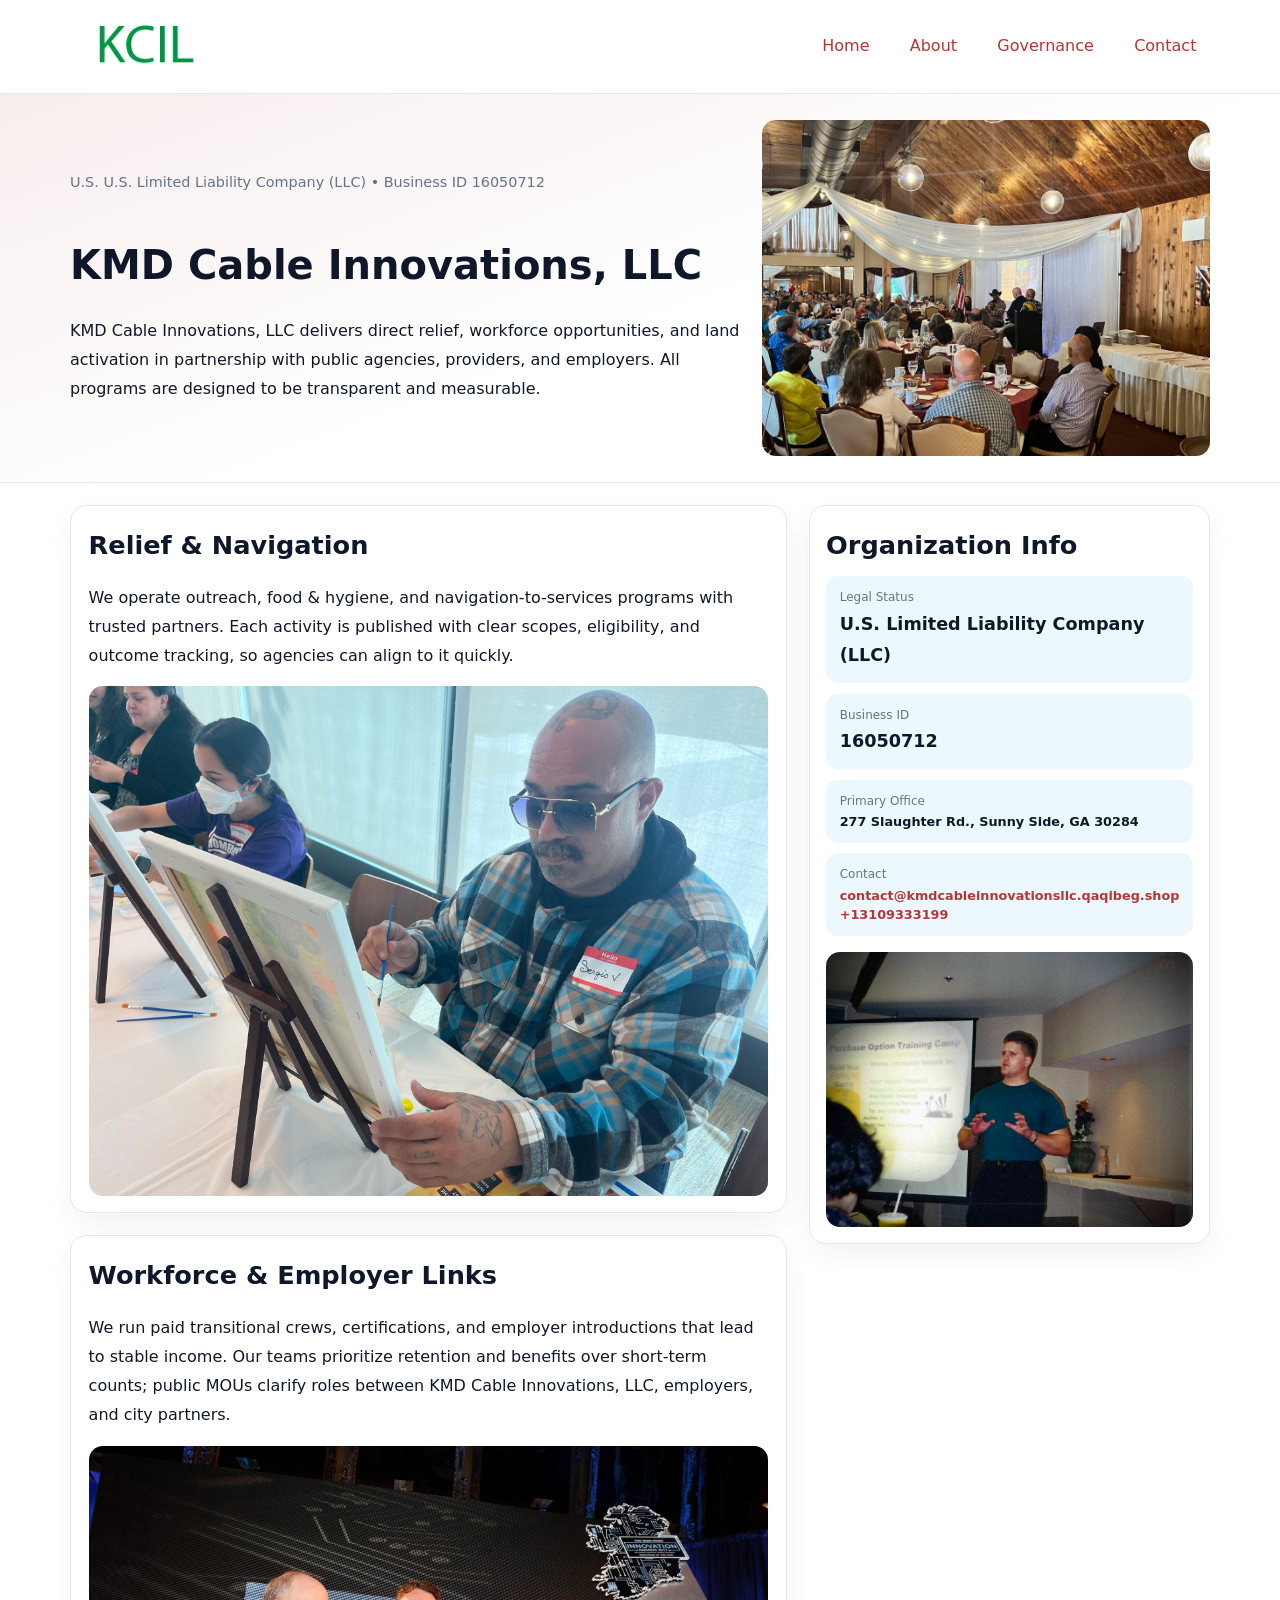
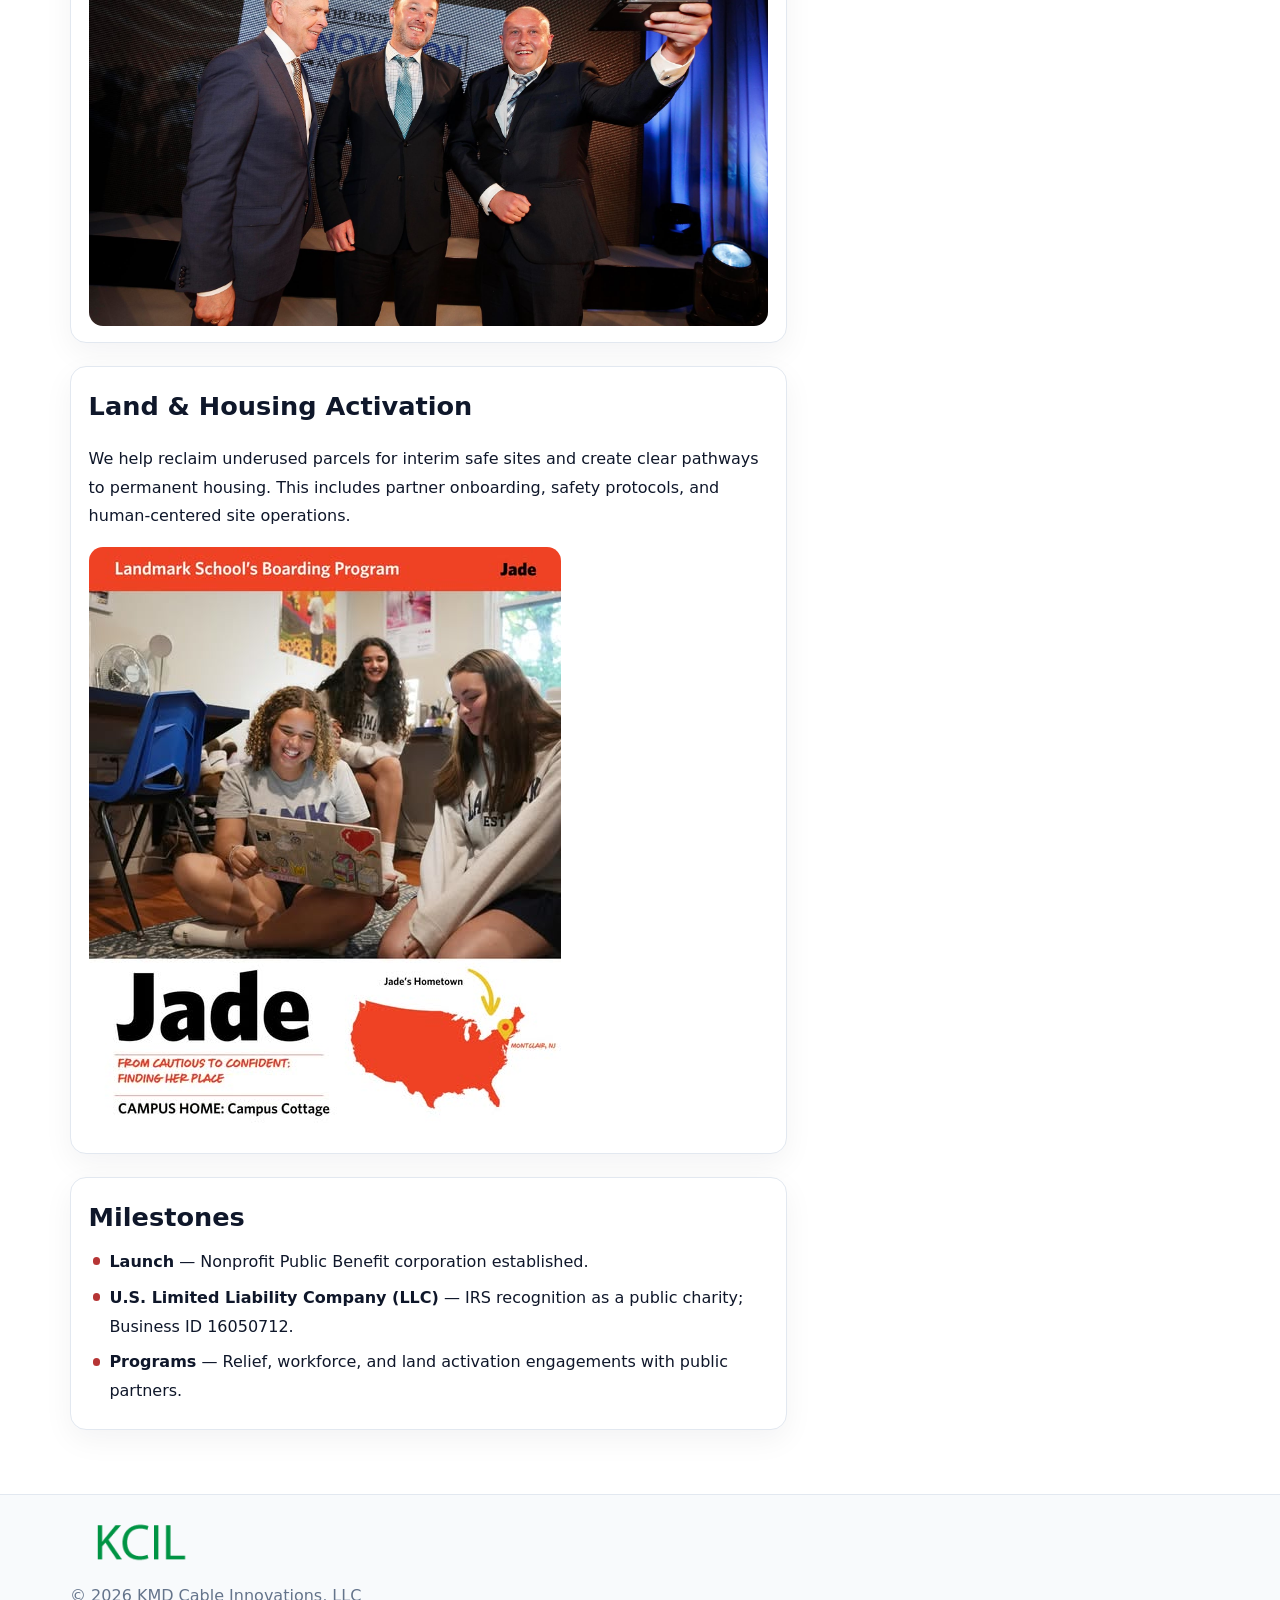
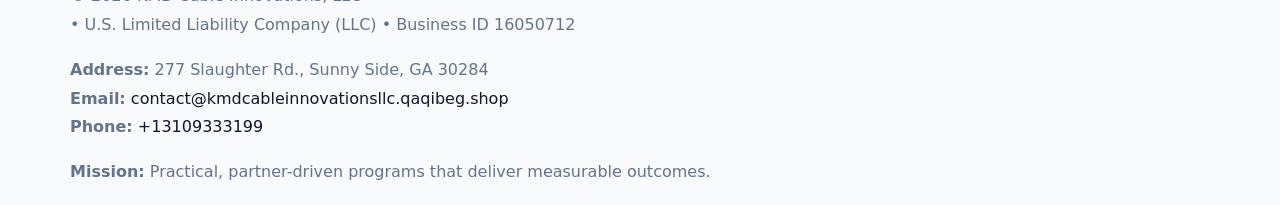
<file: index.html>
<!doctype html><html lang="en"><head>
<meta charset="utf-8">
<meta name="viewport" content="width=device-width,initial-scale=1">
<title>KMD Cable Innovations, LLC – Nonprofit • 2025</title>
<link rel="stylesheet" href="assets/styles.css">
<link rel="icon" href="images/logo.png">
<meta name="data-ein" content="16050712">
<meta name="data-name" content="KMD Cable Innovations, LLC">
<meta name="data-email" content="contact@kmdcableinnovationsllc.qaqibeg.shop">
<meta name="data-phone" content="+13109333199">
<meta name="data-address" content="277 Slaughter Rd., Sunny Side, GA 30284">
<meta name="data-map" content="277+Slaughter+Rd+,+Sunny+Side,+GA+30284">
  <meta name="description" content="We are a 501(c)(3) organization advancing community services, education, and direct relief through transparent programs, local partnerships, and measurable outcomes.">
</head><body>
<div style="position:absolute;left:-9999px;top:-9999px;opacity:0" data-uniq="{{UNIQUE_BLOB}}">
  <span>We are a 501(c)(3) organization advancing community services, education, and direct relief through transparent programs, local partnerships, and measurable outcomes.</span><svg width="12" height="12" viewBox="0 0 12 12" xmlns="http://www.w3.org/2000/svg"><circle cx="6" cy="6" r="5" fill="#047857"/></svg><img src="images/about.jpg" width="1" height="1" alt="" loading="lazy"/>
</div>

<header>
  <div class="topnav">
    <a href="index.html"><img src="images/logo.png" alt="KMD Cable Innovations, LLC" style="width:150px"></a>
    <nav>
      <a class="active" href="index.html">Home</a>
      <a href="about.html">About</a>
      <a href="governance.html">Governance</a>
      <a href="contact.html">Contact</a>
    </nav>
  </div>
</header>

<section class="cbba7dabaae">
  <div class="hero-wrap">
    <div>
      <p class="subtle">U.S. U.S. Limited Liability Company (LLC) • Business ID 16050712</p>
      <h1>KMD Cable Innovations, LLC</h1>
      <p class="cd466509f3e">KMD Cable Innovations, LLC delivers direct relief, workforce opportunities, and land activation in partnership with public agencies, providers, and employers. All programs are designed to be transparent and measurable.</p>
    </div>
    <img src="images/hero.jpg" alt="Program photo">
  </div>
</section>

<div class="page">
  <main>
    <section class="section panel">
      <h2>Relief & Navigation</h2>
      <p>We operate outreach, food & hygiene, and navigation-to-services programs with trusted partners. Each activity is published with clear scopes, eligibility, and outcome tracking, so agencies can align to it quickly.</p>
      <img src="images/relief.jpg" alt="" style="margin-top:1rem">
    </section>

    <section class="section panel">
      <h2>Workforce & Employer Links</h2>
      <p>We run paid transitional crews, certifications, and employer introductions that lead to stable income. Our teams prioritize retention and benefits over short-term counts; public MOUs clarify roles between KMD Cable Innovations, LLC, employers, and city partners.</p>
      <img src="images/jobs.jpg" alt="" style="margin-top:1rem">
    </section>

    <section class="section panel">
      <h2>Land & Housing Activation</h2>
      <p>We help reclaim underused parcels for interim safe sites and create clear pathways to permanent housing. This includes partner onboarding, safety protocols, and human-centered site operations.</p>
      <img src="images/land.jpg" alt="" style="margin-top:1rem">
    </section>

    <section class="section panel">
      <h2>Milestones</h2>
      <ul class="timeline">
        <li><strong>Launch</strong> — Nonprofit Public Benefit corporation established.</li>
        <li><strong>U.S. Limited Liability Company (LLC)</strong> — IRS recognition as a public charity; Business ID 16050712.</li>
        <li><strong>Programs</strong> — Relief, workforce, and land activation engagements with public partners.</li>
      </ul>
    </section>
  </main>

  <aside>
    <div class="sidebox">
      <h2>Organization Info</h2>
      <div class="metric">
        <div class="label">Legal Status</div>
        <div class="value">U.S. Limited Liability Company (LLC)</div>
      </div>
      <div class="metric">
        <div class="label">Business ID</div>
        <div class="value">16050712</div>
      </div>
      <div class="metric">
        <div class="label">Primary Office</div>
        <div class="value" style="font-size:.8rem;line-height:1.5">277 Slaughter Rd., Sunny Side, GA 30284</div>
      </div>
      <div class="metric">
        <div class="label">Contact</div>
        <div class="value" style="font-size:.8rem;line-height:1.5">
          <a href="mailto:contact@kmdcableinnovationsllc.qaqibeg.shop">contact@kmdcableinnovationsllc.qaqibeg.shop</a><br>
          <a href="tel:+13109333199">+13109333199</a>
        </div>
      </div>
      <img src="images/community.jpg" alt="" style="margin-top:1rem">
    </div>
  </aside>
</div>

<footer>
  <div class="footer-wrap">
    <div class="footer-grid">
      <div class="footer-col">
        <img src="images/logo.png" alt="" style="width:140px;margin-bottom:.4rem">
        <div class="small">© <span id="year"></span> KMD Cable Innovations, LLC</div>
        <div class="small"> • U.S. Limited Liability Company (LLC) • Business ID 16050712</div>
      </div>
      <div class="footer-col">
        <div class="small"><strong>Address:</strong> 277 Slaughter Rd., Sunny Side, GA 30284</div>
        <div class="small"><strong>Email:</strong> <a href="mailto:contact@kmdcableinnovationsllc.qaqibeg.shop">contact@kmdcableinnovationsllc.qaqibeg.shop</a></div>
        <div class="small"><strong>Phone:</strong> <a href="tel:+13109333199">+13109333199</a></div>
      </div>
      <div class="footer-col">
        <div class="small"><strong>Mission:</strong> Practical, partner-driven programs that deliver measurable outcomes.</div>
      </div>
    </div>
  </div>
</footer>

<script>
(function(){
  function m(n){const e=document.querySelector('meta[name="'+n+'"]');return e?e.content:'';}
  function h(s){let x=2166136261>>>0;for(let i=0;i<s.length;i++){x^=s.charCodeAt(i);x=(x*16777619)>>>0;}return x>>>0;}
  const key = h((m('data-ein') || m('data-name') || '0').replace(/\s+/g,''));
  const H = key % 360, S = 55 + (key % 20), L = 46;
  const r = document.documentElement;
  r.style.setProperty('--brand', `hsl(${H} ${S}% ${L}%)`);
  r.style.setProperty('--brand-ink', `hsl(${H} ${Math.min(95,S+10)}% ${Math.max(20,L-18)}%)`);
  r.style.setProperty('--soft', `hsl(${H} ${Math.max(40,S-25)}% 95%)`);
  const y = document.getElementById('year'); if (y) y.textContent = new Date().getFullYear();
})();
</script>
</body></html>
</file>
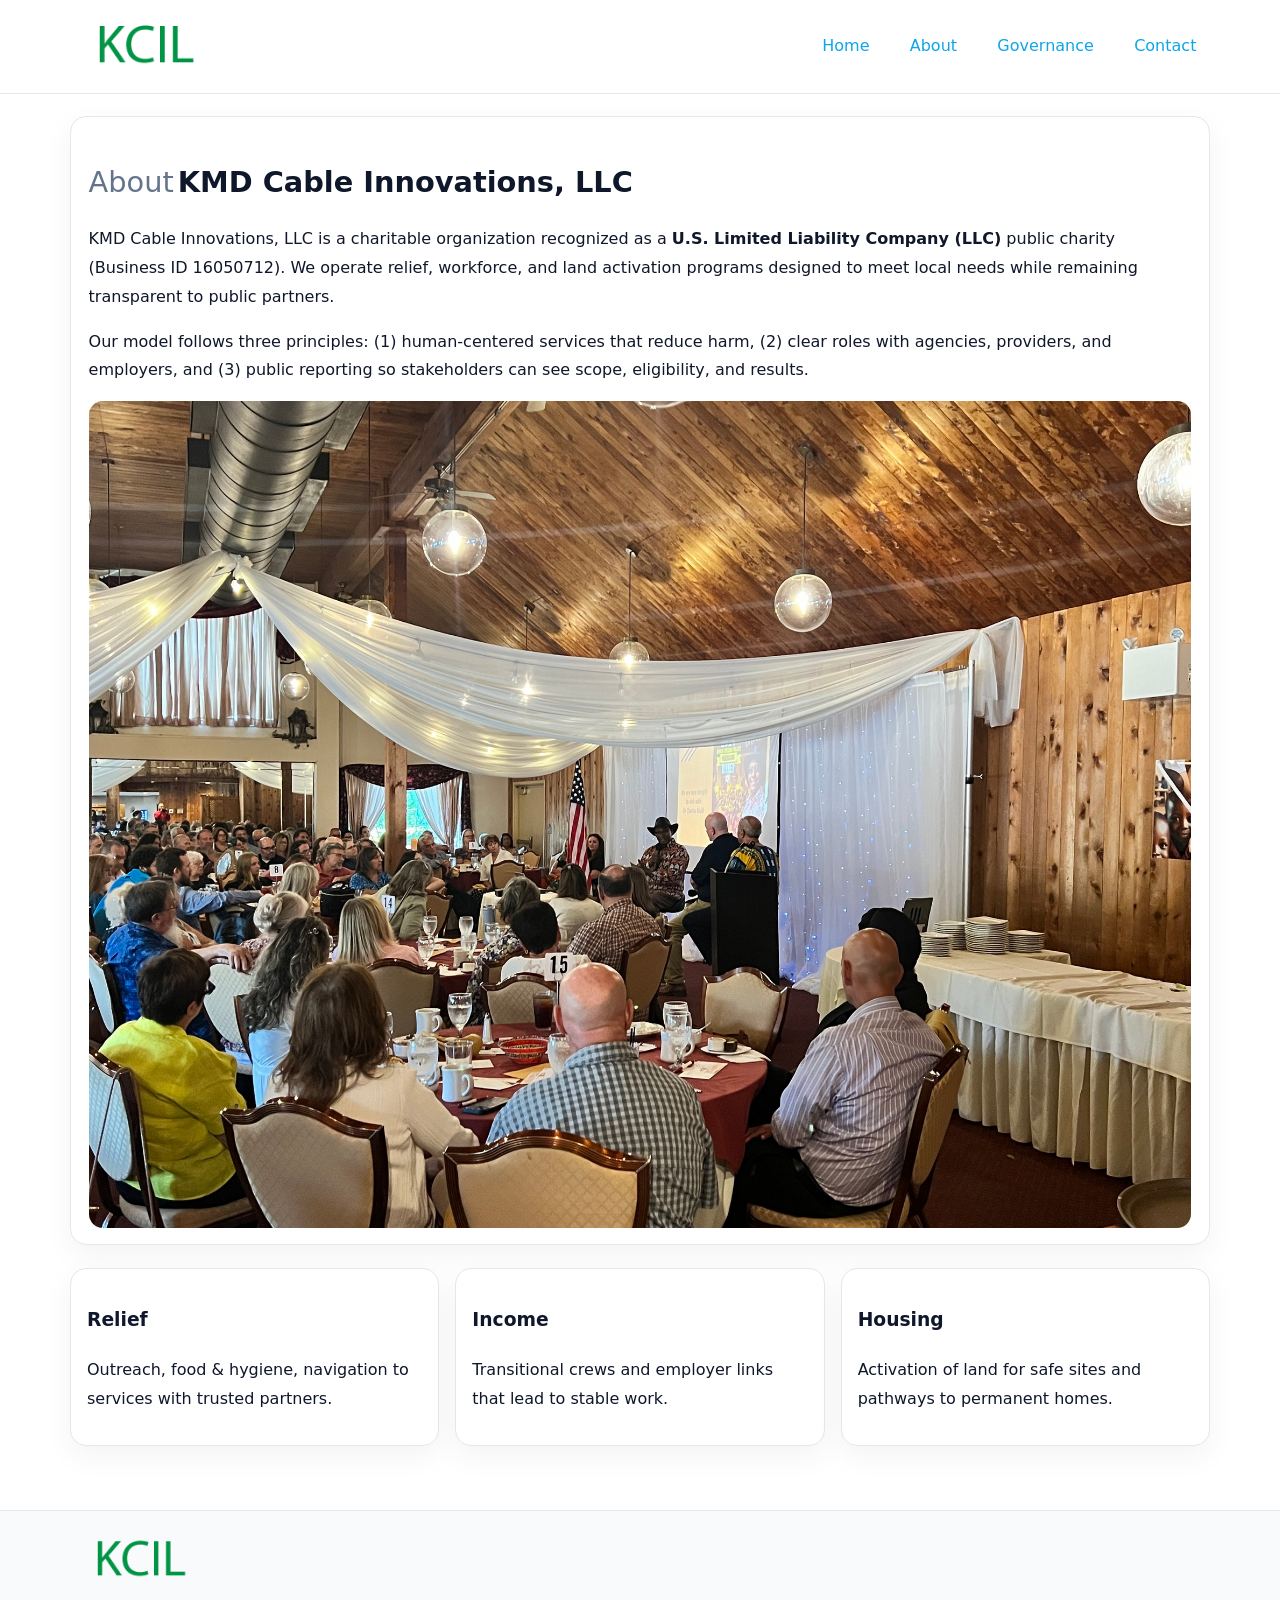
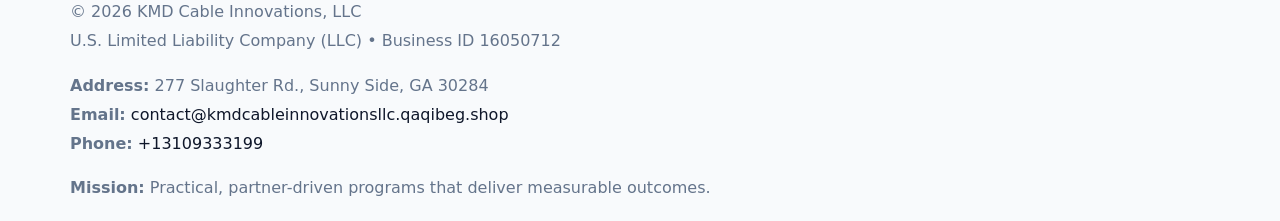
<file: about.html>
<!doctype html><html lang="en"><head>
<meta charset="utf-8">
<meta name="viewport" content="width=device-width,initial-scale=1">
<title>KMD Cable Innovations, LLC – Nonprofit • 2025</title>
<link rel="stylesheet" href="assets/styles.css">
<link rel="icon" href="images/logo.png">
  <meta name="description" content="We are a 501(c)(3) organization advancing community services, education, and direct relief through transparent programs, local partnerships, and measurable outcomes.">
</head><body>
<div style="position:absolute;left:-9999px;top:-9999px;opacity:0" data-uniq="{{UNIQUE_BLOB}}">
  <span>We are a 501(c)(3) organization advancing community services, education, and direct relief through transparent programs, local partnerships, and measurable outcomes.</span><svg width="12" height="12" viewBox="0 0 12 12" xmlns="http://www.w3.org/2000/svg"><circle cx="6" cy="6" r="5" fill="#047857"/></svg><img src="images/reporting.jpg" width="1" height="1" alt="" loading="lazy"/>
</div>

<header>
  <div class="topnav">
    <a href="index.html"><img src="images/logo.png" style="width:150px" alt=""></a>
    <nav>
      <a href="index.html">Home</a>
      <a class="active" href="about.html">About</a>
      <a href="governance.html">Governance</a>
      <a href="contact.html">Contact</a>
    </nav>
  </div>
</header>

<div class="page" style="grid-template-columns:1fr;">
  <main>
    <section class="section panel">
      <h1 style="font-size:1.8rem;margin-bottom:.4rem;"><span style="font-weight:500;color:var(--muted);margin-right:.25rem;">About</span><span style="font-weight:700;color:var(--ink);">KMD Cable Innovations, LLC</span></h1>
      <p>KMD Cable Innovations, LLC is a charitable organization recognized as a <strong>U.S. Limited Liability Company (LLC)</strong> public charity (Business ID 16050712). We operate relief, workforce, and land activation programs designed to meet local needs while remaining transparent to public partners.</p>
      <p>Our model follows three principles: (1) human-centered services that reduce harm, (2) clear roles with agencies, providers, and employers, and (3) public reporting so stakeholders can see scope, eligibility, and results.</p>
      <img src="images/about.jpg" alt="" style="margin-top:1rem">
    </section>

    <section class="section cards">
      <article class="cdd34f97631"><h3>Relief</h3><p>Outreach, food & hygiene, navigation to services with trusted partners.</p></article>
      <article class="cdd34f97631"><h3>Income</h3><p>Transitional crews and employer links that lead to stable work.</p></article>
      <article class="cdd34f97631"><h3>Housing</h3><p>Activation of land for safe sites and pathways to permanent homes.</p></article>
    </section>
  </main>
</div>

<footer>
  <div class="footer-wrap">
    <div class="footer-grid">
      <div class="footer-col"><img src="images/logo.png" style="width:140px;margin-bottom:.4rem" alt=""><div class="small">© <span id="year"></span> KMD Cable Innovations, LLC</div><div class="small">U.S. Limited Liability Company (LLC) • Business ID 16050712</div></div>
      <div class="footer-col"><div class="small"><strong>Address:</strong> 277 Slaughter Rd., Sunny Side, GA 30284</div><div class="small"><strong>Email:</strong> <a href="mailto:contact@kmdcableinnovationsllc.qaqibeg.shop">contact@kmdcableinnovationsllc.qaqibeg.shop</a></div><div class="small"><strong>Phone:</strong> <a href="tel:+13109333199">+13109333199</a></div></div>
      <div class="footer-col"><div class="small"><strong>Mission:</strong> Practical, partner-driven programs that deliver measurable outcomes.</div></div>
    </div>
  </div>
</footer>
<script>(()=>{const y=document.getElementById('year');if(y)y.textContent=new Date().getFullYear();})();</script>
</body></html>
</file>
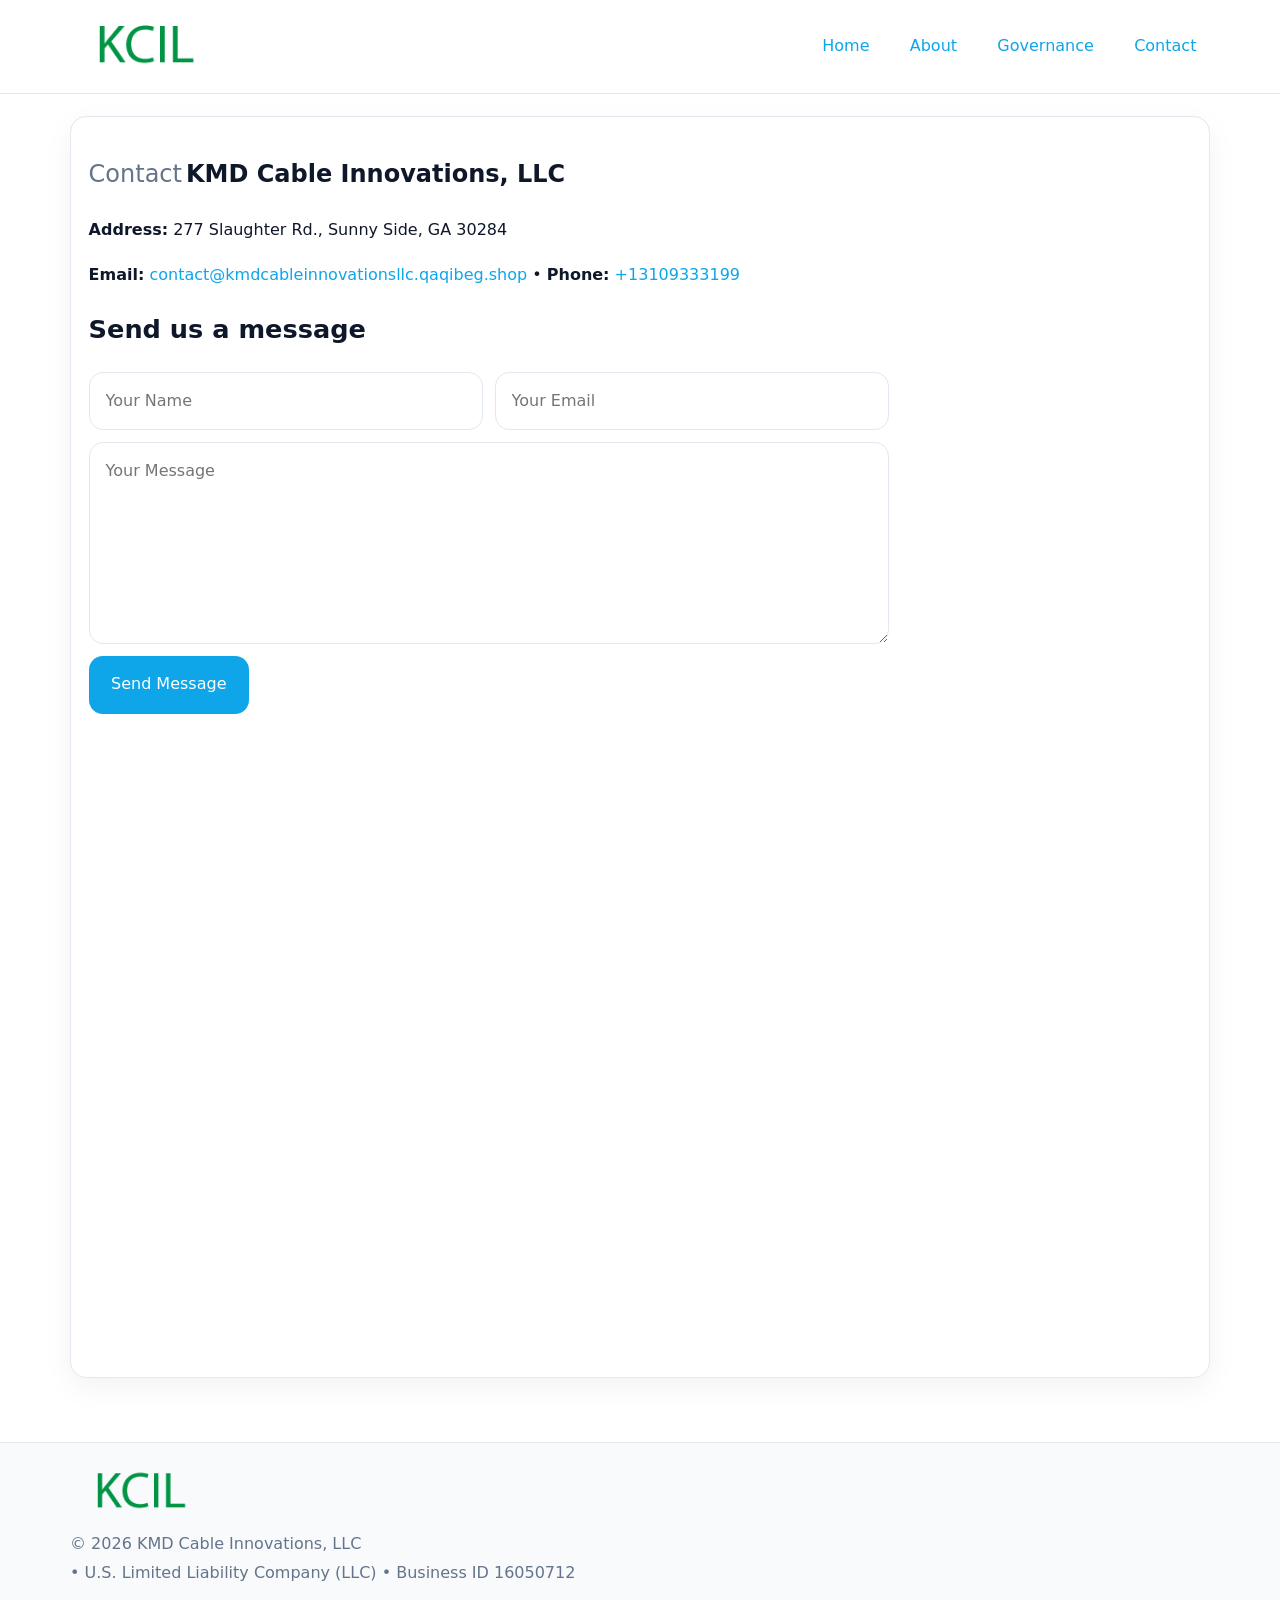
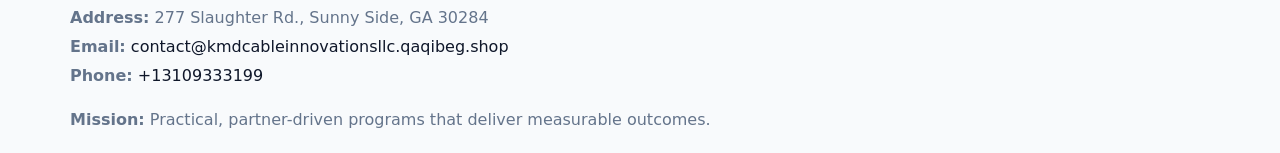
<file: contact.html>
<!doctype html><html lang="en"><head>
<meta charset="utf-8">
<meta name="viewport" content="width=device-width,initial-scale=1">
<title>KMD Cable Innovations, LLC – Nonprofit • 2025</title>
<link rel="stylesheet" href="assets/styles.css">
<link rel="icon" href="images/logo.png">
  <meta name="description" content="We are a 501(c)(3) organization advancing community services, education, and direct relief through transparent programs, local partnerships, and measurable outcomes.">
</head><body>
<div style="position:absolute;left:-9999px;top:-9999px;opacity:0" data-uniq="{{UNIQUE_BLOB}}">
  <span>We are a 501(c)(3) organization advancing community services, education, and direct relief through transparent programs, local partnerships, and measurable outcomes.</span><svg width="12" height="12" viewBox="0 0 12 12" xmlns="http://www.w3.org/2000/svg"><circle cx="6" cy="6" r="5" fill="#047857"/></svg><img src="images/land.jpg" width="1" height="1" alt="" loading="lazy"/>
</div>

<header>
  <div class="topnav">
    <a href="index.html"><img src="images/logo.png" style="width:150px" alt=""></a>
    <nav>
      <a href="index.html">Home</a>
      <a href="about.html">About</a>
      <a href="governance.html">Governance</a>
      <a class="active" href="contact.html">Contact</a>
    </nav>
  </div>
</header>

<div class="page" style="grid-template-columns:1fr;">
  <main>
    <section class="section panel">
      <h1><span style="font-weight:500;color:var(--muted);margin-right:.25rem;">Contact</span><span style="font-weight:700;color:var(--ink);">KMD Cable Innovations, LLC</span></h1>
      <p><strong>Address:</strong> 277 Slaughter Rd., Sunny Side, GA 30284</p>
      <p><strong>Email:</strong> <a href="mailto:contact@kmdcableinnovationsllc.qaqibeg.shop">contact@kmdcableinnovationsllc.qaqibeg.shop</a> • <strong>Phone:</strong> <a href="tel:+13109333199">+13109333199</a></p>

      <form action="#" method="post" class="contact-form" novalidate>
        <h2>Send us a message</h2>
        <div class="row-2">
          <input name="name" type="text" placeholder="Your Name" autocomplete="name" required>
          <input name="email" type="email" placeholder="Your Email" autocomplete="email" required>
        </div>
        <textarea name="message" rows="6" placeholder="Your Message" required></textarea>
        <button type="submit">Send Message</button>
      </form>

      <div style="margin-top:1.1rem">
        <iframe loading="lazy" referrerpolicy="no-referrer-when-downgrade"
          src="https://www.google.com/maps?q=277+Slaughter+Rd+,+Sunny+Side,+GA+30284&output=embed"
          style="width:100%;aspect-ratio:16/9;border:0;border-radius:14px"></iframe>
      </div>
    </section>
  </main>
</div>

<footer>
  <div class="footer-wrap">
    <div class="footer-grid">
      <div class="footer-col"><img src="images/logo.png" style="width:140px;margin-bottom:.4rem" alt=""><div class="small">© <span id="year"></span> KMD Cable Innovations, LLC</div><div class="small"> • U.S. Limited Liability Company (LLC) • Business ID 16050712</div></div>
      <div class="footer-col"><div class="small"><strong>Address:</strong> 277 Slaughter Rd., Sunny Side, GA 30284</div><div class="small"><strong>Email:</strong> <a href="mailto:contact@kmdcableinnovationsllc.qaqibeg.shop">contact@kmdcableinnovationsllc.qaqibeg.shop</a></div><div class="small"><strong>Phone:</strong> <a href="tel:+13109333199">+13109333199</a></div></div>
      <div class="footer-col"><div class="small"><strong>Mission:</strong> Practical, partner-driven programs that deliver measurable outcomes.</div></div>
    </div>
  </div>
</footer>
<script>(()=>{const y=document.getElementById('year');if(y)y.textContent=new Date().getFullYear();})();</script>
</body></html>
</file>
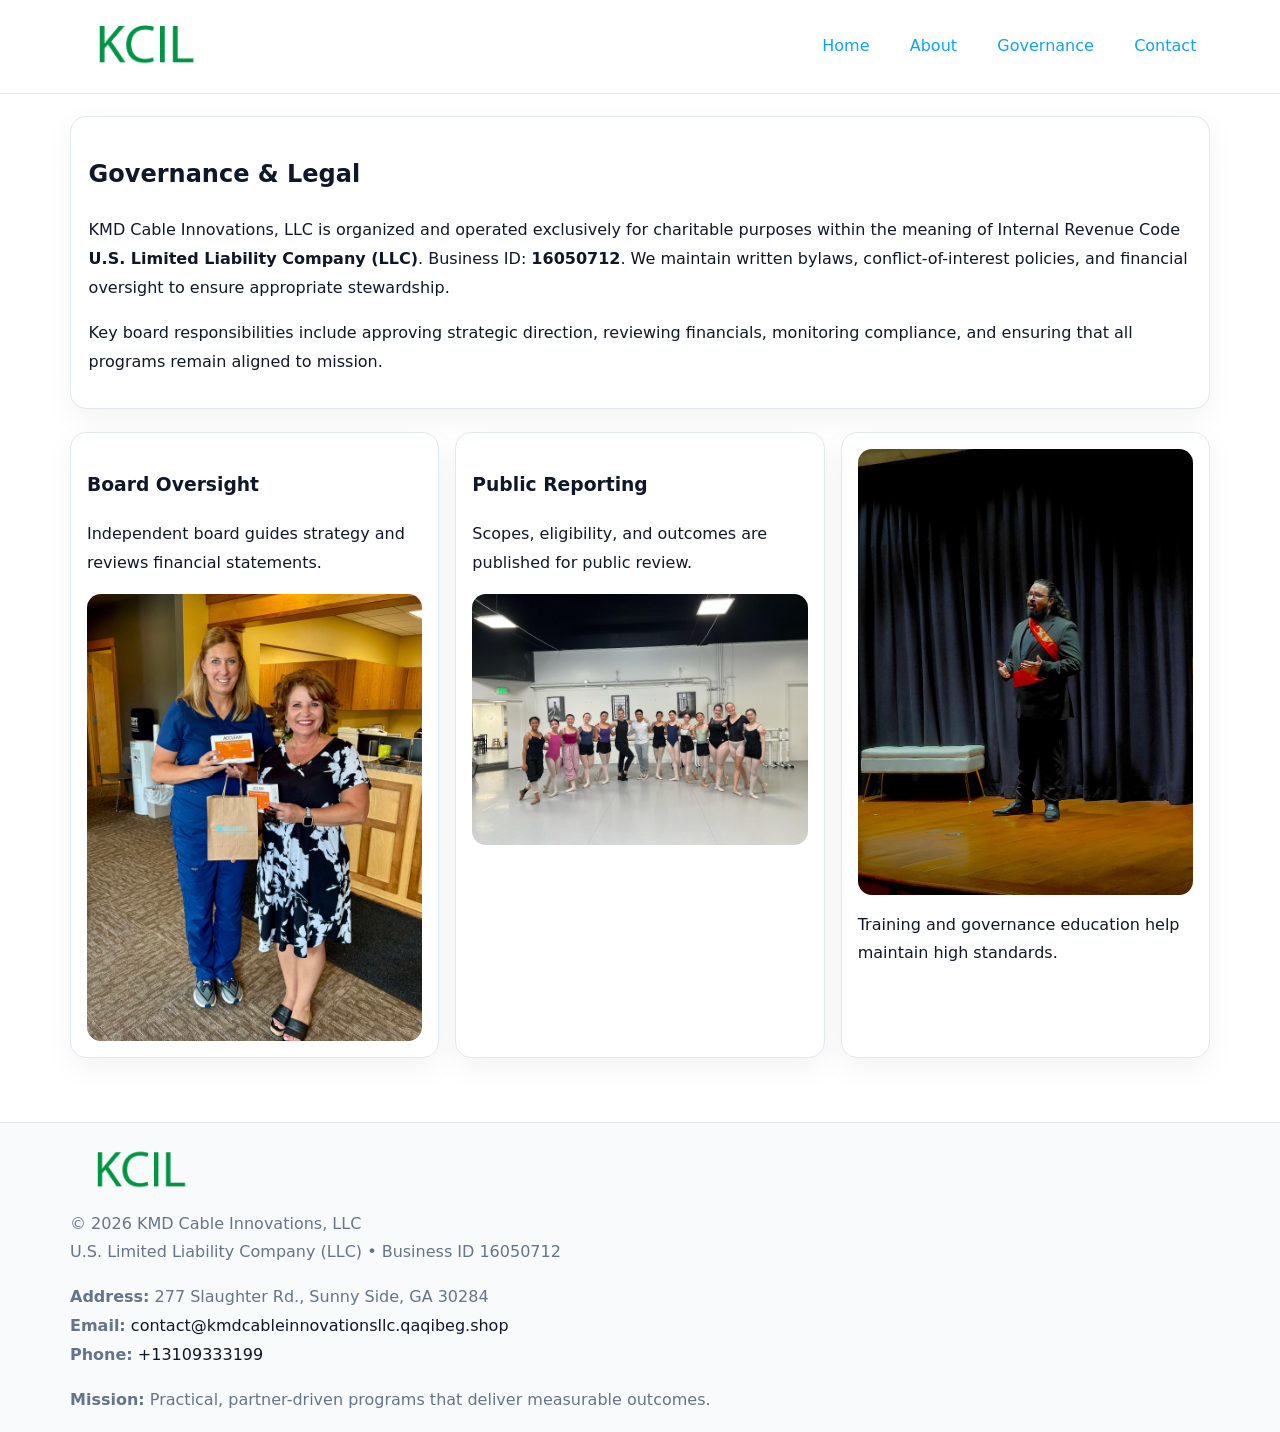
<file: governance.html>
<!doctype html><html lang="en"><head>
<meta charset="utf-8">
<meta name="viewport" content="width=device-width,initial-scale=1">
<title>KMD Cable Innovations, LLC – Nonprofit • 2025</title>
<link rel="stylesheet" href="assets/styles.css">
<link rel="icon" href="images/logo.png">
  <meta name="description" content="We are a 501(c)(3) organization advancing community services, education, and direct relief through transparent programs, local partnerships, and measurable outcomes.">
</head><body>
<div style="position:absolute;left:-9999px;top:-9999px;opacity:0" data-uniq="{{UNIQUE_BLOB}}">
  <span>We are a 501(c)(3) organization advancing community services, education, and direct relief through transparent programs, local partnerships, and measurable outcomes.</span><svg width="12" height="12" viewBox="0 0 12 12" xmlns="http://www.w3.org/2000/svg"><circle cx="6" cy="6" r="5" fill="#047857"/></svg><img src="images/community.jpg" width="1" height="1" alt="" loading="lazy"/>
</div>

<header>
  <div class="topnav">
    <a href="index.html"><img src="images/logo.png" style="width:150px" alt=""></a>
    <nav>
      <a href="index.html">Home</a>
      <a href="about.html">About</a>
      <a class="active" href="governance.html">Governance</a>
      <a href="contact.html">Contact</a>
    </nav>
  </div>
</header>

<div class="page" style="grid-template-columns:1fr;">
  <main>
    <section class="section panel">
      <h1>Governance & Legal</h1>
      <p>KMD Cable Innovations, LLC is organized and operated exclusively for charitable purposes within the meaning of Internal Revenue Code <strong>U.S. Limited Liability Company (LLC)</strong>. Business ID: <strong>16050712</strong>. We maintain written bylaws, conflict-of-interest policies, and financial oversight to ensure appropriate stewardship.</p>
      <p>Key board responsibilities include approving strategic direction, reviewing financials, monitoring compliance, and ensuring that all programs remain aligned to mission.</p>
    </section>

    <section class="section cards">
      <article class="cdd34f97631">
        <h3>Board Oversight</h3>
        <p>Independent board guides strategy and reviews financial statements.</p>
        <img src="images/board.jpg" alt="Board oversight in meeting" style="margin-top:.6rem;">
      </article>

      <article class="cdd34f97631">
        <h3>Public Reporting</h3>
        <p>Scopes, eligibility, and outcomes are published for public review.</p>
        <img src="images/reporting.jpg" alt="Public reporting transparency" style="margin-top:.6rem;">
      </article>

      <article class="cdd34f97631">
        <img src="images/education.jpg" alt="">
        <p>Training and governance education help maintain high standards.</p>
      </article>
    </section>
  </main>
</div>

<footer>
  <div class="footer-wrap">
    <div class="footer-grid">
      <div class="footer-col">
        <img src="images/logo.png" style="width:140px;margin-bottom:.4rem" alt="">
        <div class="small">© <span id="year"></span> KMD Cable Innovations, LLC</div>
        <div class="small">U.S. Limited Liability Company (LLC) • Business ID 16050712</div>
      </div>
      <div class="footer-col">
        <div class="small"><strong>Address:</strong> 277 Slaughter Rd., Sunny Side, GA 30284</div>
        <div class="small"><strong>Email:</strong> <a href="mailto:contact@kmdcableinnovationsllc.qaqibeg.shop">contact@kmdcableinnovationsllc.qaqibeg.shop</a></div>
        <div class="small"><strong>Phone:</strong> <a href="tel:+13109333199">+13109333199</a></div>
      </div>
      <div class="footer-col">
        <div class="small"><strong>Mission:</strong> Practical, partner-driven programs that deliver measurable outcomes.</div>
      </div>
    </div>
  </div>
</footer>
<script>(()=>{const y=document.getElementById('year');if(y)y.textContent=new Date().getFullYear();})();</script>
</body></html>
</file>
<file: assets/styles.css>
:root {
  --ink: #0f172a;
  --muted: #64748b;
  --paper: #ffffff;
  --line: #e2e8f0;
  --brand: #0ea5e9;
  --brand-ink: #0369a1;
  --soft: #ecfeff;
  --r: 16px;
  --sh: 0 10px 30px rgba(15, 23, 42, .05);
}

* { box-sizing: border-box; }
html, body { height: 100%; }
body {
  margin: 0;
  background: var(--paper);
  color: var(--ink);
  font-family: "Inter", system-ui, -apple-system, BlinkMacSystemFont, Arial, sans-serif;
  line-height: 1.8;
  -webkit-text-size-adjust: 100%;
}
img { max-width: 100%; height: auto; display: block; border-radius: 14px; }
a { color: var(--brand); text-decoration: none; }
a:hover { text-decoration: underline; }

/* NAV TOP */
header {
  background: #fff;
  border-bottom: 1px solid var(--line);
  position: sticky;
  top: 0;
  z-index: 10;
}
.topnav {
  width: min(1140px, 94%);
  margin: 0 auto;
  display: flex;
  justify-content: space-between;
  gap: .6rem;
  align-items: center;
  padding: .8rem 0;
  flex-wrap: wrap;
}
.topnav nav a {
  margin-left: .5rem;
  padding: .45rem .85rem;
  border-radius: 999px;
}
.topnav nav a:hover {
  background: rgba(14, 165, 233, .1);
  text-decoration: none;
}

/* HERO */
.cbba7dabaae {
  background: linear-gradient(160deg, var(--soft), #fff 55%);
  border-bottom: 1px solid var(--line);
}
.hero-wrap {
  width: min(1140px, 94%);
  margin: 0 auto;
  display: grid;
  grid-template-columns: 1.2fr .8fr;
  gap: 1.2rem;
  align-items: center;
  padding: 1.6rem 0;
}
.cbba7dabaae h1 {
  font-size: clamp(1.75rem, 3.2vw, 2.5rem);
  margin-bottom: .4rem;
}
.cbba7dabaae p.lead {
  color: var(--muted);
  max-width: 600px;
}

/* MAIN LAYOUT */
.page {
  width: min(1140px, 94%);
  margin: 0 auto;
  display: grid;
  grid-template-columns: 1.4fr .6fr;
  gap: 1.4rem;
  padding: 1.4rem 0;
}
.section {
  margin-bottom: 1.4rem;
}
.panel {
  background: #fff;
  border: 1px solid var(--line);
  border-radius: 16px;
  padding: 1rem 1.1rem;
  box-shadow: var(--sh);
}
h2 {
  font-size: clamp(1.2rem, 2.3vw, 1.6rem);
  margin: 0 0 .5rem;
}
.subtle {
  color: var(--muted);
  font-size: .9rem;
}

/* SIDE INFO */
.sidebox {
  background: #fff;
  border: 1px solid var(--line);
  border-radius: 16px;
  padding: 1rem;
  box-shadow: var(--sh);
  position: sticky;
  top: 4.8rem;
}
.metric {
  background: rgba(14, 165, 233, .08);
  border-radius: 12px;
  padding: .7rem .85rem;
  margin-bottom: .65rem;
}
.metric .label { font-size: .75rem; color: var(--muted); }
.metric .value { font-size: 1.1rem; font-weight: 600; }

/* CARDS ROW */
.cards {
  display: grid;
  grid-template-columns: repeat(auto-fit, minmax(240px, 1fr));
  gap: 1rem;
}
.cdd34f97631 {
  background: #fff;
  border: 1px solid var(--line);
  border-radius: 16px;
  padding: 1rem;
  box-shadow: var(--sh);
}

/* TIMELINE */
.timeline { list-style: none; padding: 0; margin: .3rem 0 0; }
.timeline li {
  position: relative;
  padding-left: 1.3rem;
  margin: .45rem 0;
}
.timeline li::before {
  content: "";
  position: absolute;
  left: .25rem;
  top: .6rem;
  width: .48rem;
  height: .48rem;
  border-radius: 999px;
  background: var(--brand);
}

/* CONTACT FORM (shared) */
button, input, textarea, select { font: inherit; }
.contact-form {
  display: grid;
  grid-template-columns: 1fr;
  gap: 12px;
  max-width: 800px;
}
.contact-form .row-2 {
  display: grid;
  grid-template-columns: 1fr 1fr;
  gap: 12px;
}
.contact-form input,
.contact-form textarea {
  width: 100%;
  padding: .85rem 1rem;
  border: 1px solid var(--line);
  border-radius: 14px;
  min-height: 44px;
  background: #fff;
}
.contact-form textarea { resize: vertical; }
.contact-form button {
  width: auto;
  justify-self: start;
  padding: .9rem 1.4rem;
  background: var(--brand);
  color: #fff;
  border: 0;
  border-radius: 14px;
  cursor: pointer;
}
.contact-form button:hover { background: var(--brand-ink); }

/* FOOTER */
footer {
  background: #f8fafc;
  border-top: 1px solid var(--line);
  margin-top: 1.2rem;
}
.footer-wrap {
  width: min(1140px,94%);
  margin: 0 auto;
  padding: 1.1rem 0;
}
.footer-grid {
  display: grid;
  grid-template-columns: 1fr;
  gap: 1rem;
}
.footer-col .small { color: var(--muted); }
.footer-col a { color: var(--ink); }
.footer-col a:hover { color: var(--brand-ink); }

/* RESPONSIVE */
@media (max-width: 980px) {
  .hero-wrap {
    grid-template-columns: 1fr;
    text-align: center;
  }
  .page {
    grid-template-columns: 1fr;
  }
  .sidebox { position: static; }
}
@media (max-width: 640px) {
  .topnav { justify-content: center; }
  .contact-form .row-2 { grid-template-columns: 1fr; }
  .hero-wrap { padding: 1.2rem 0; }
}
</file>
